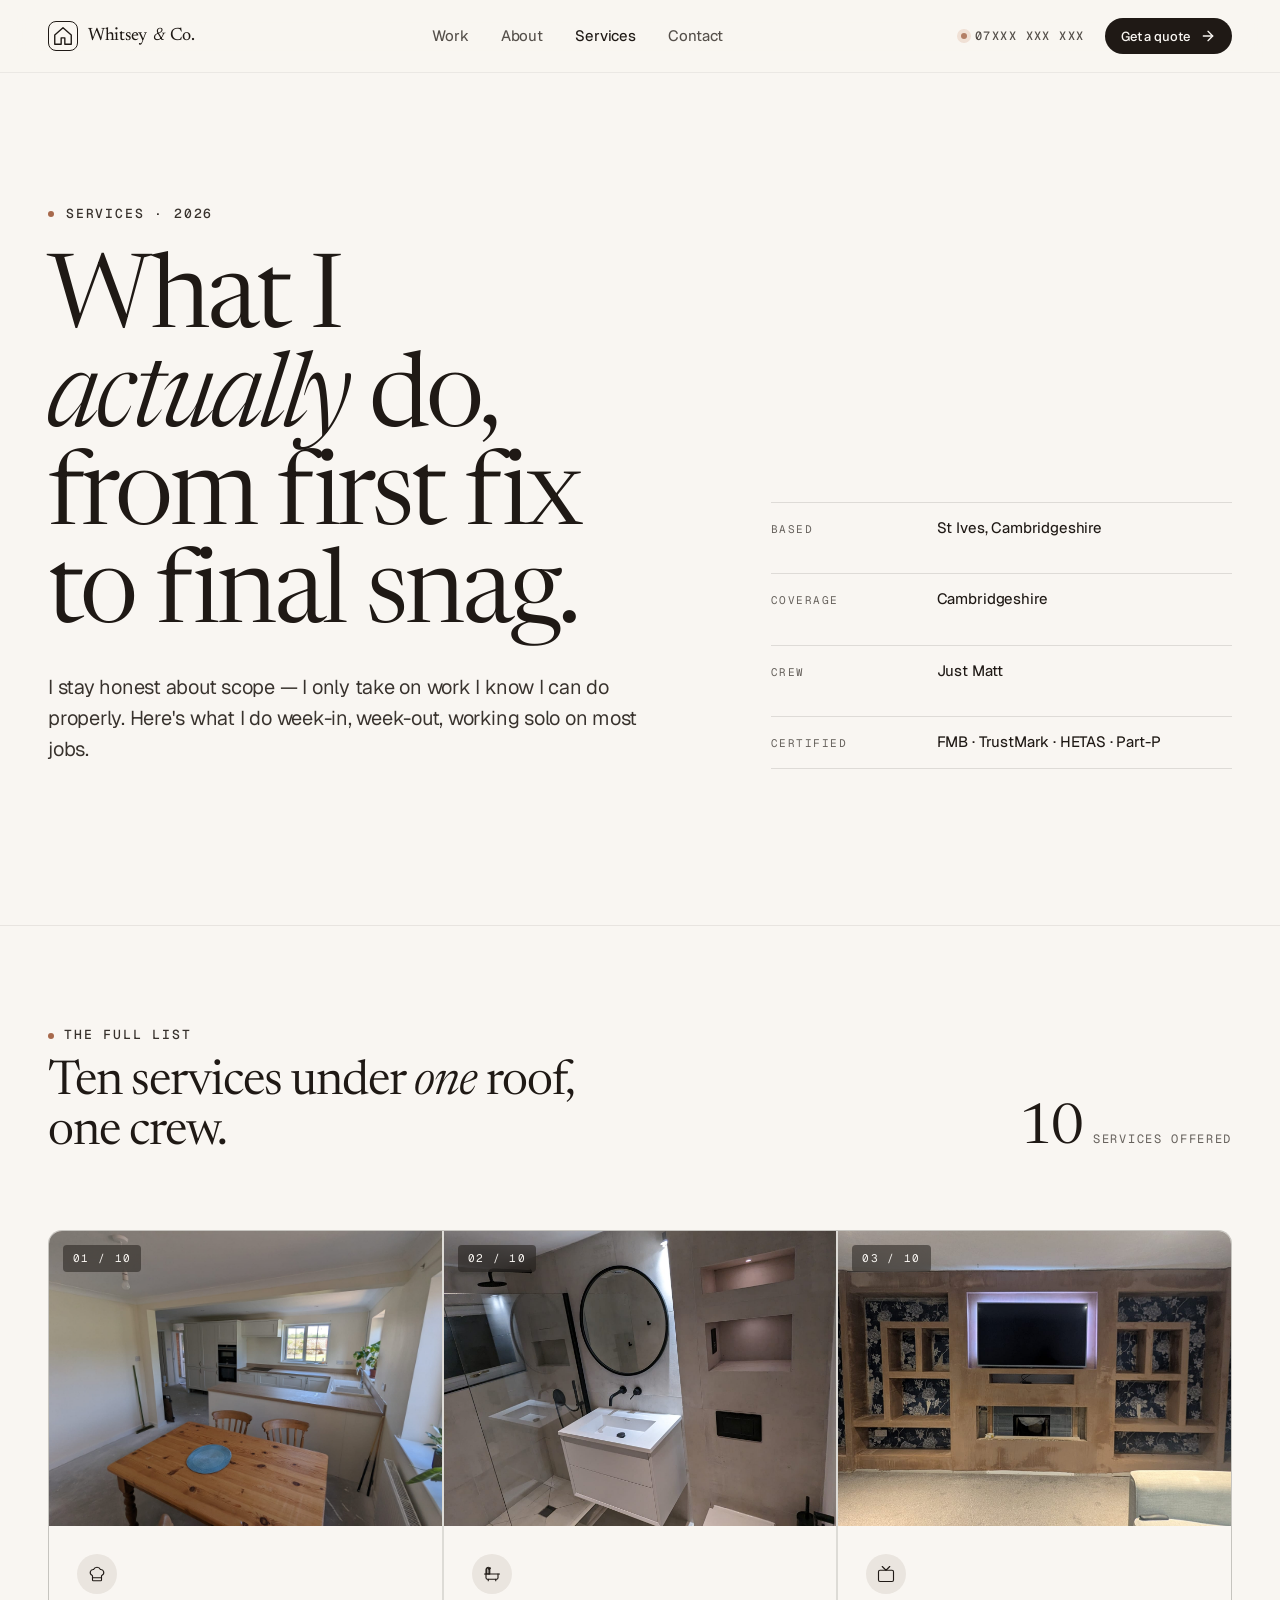
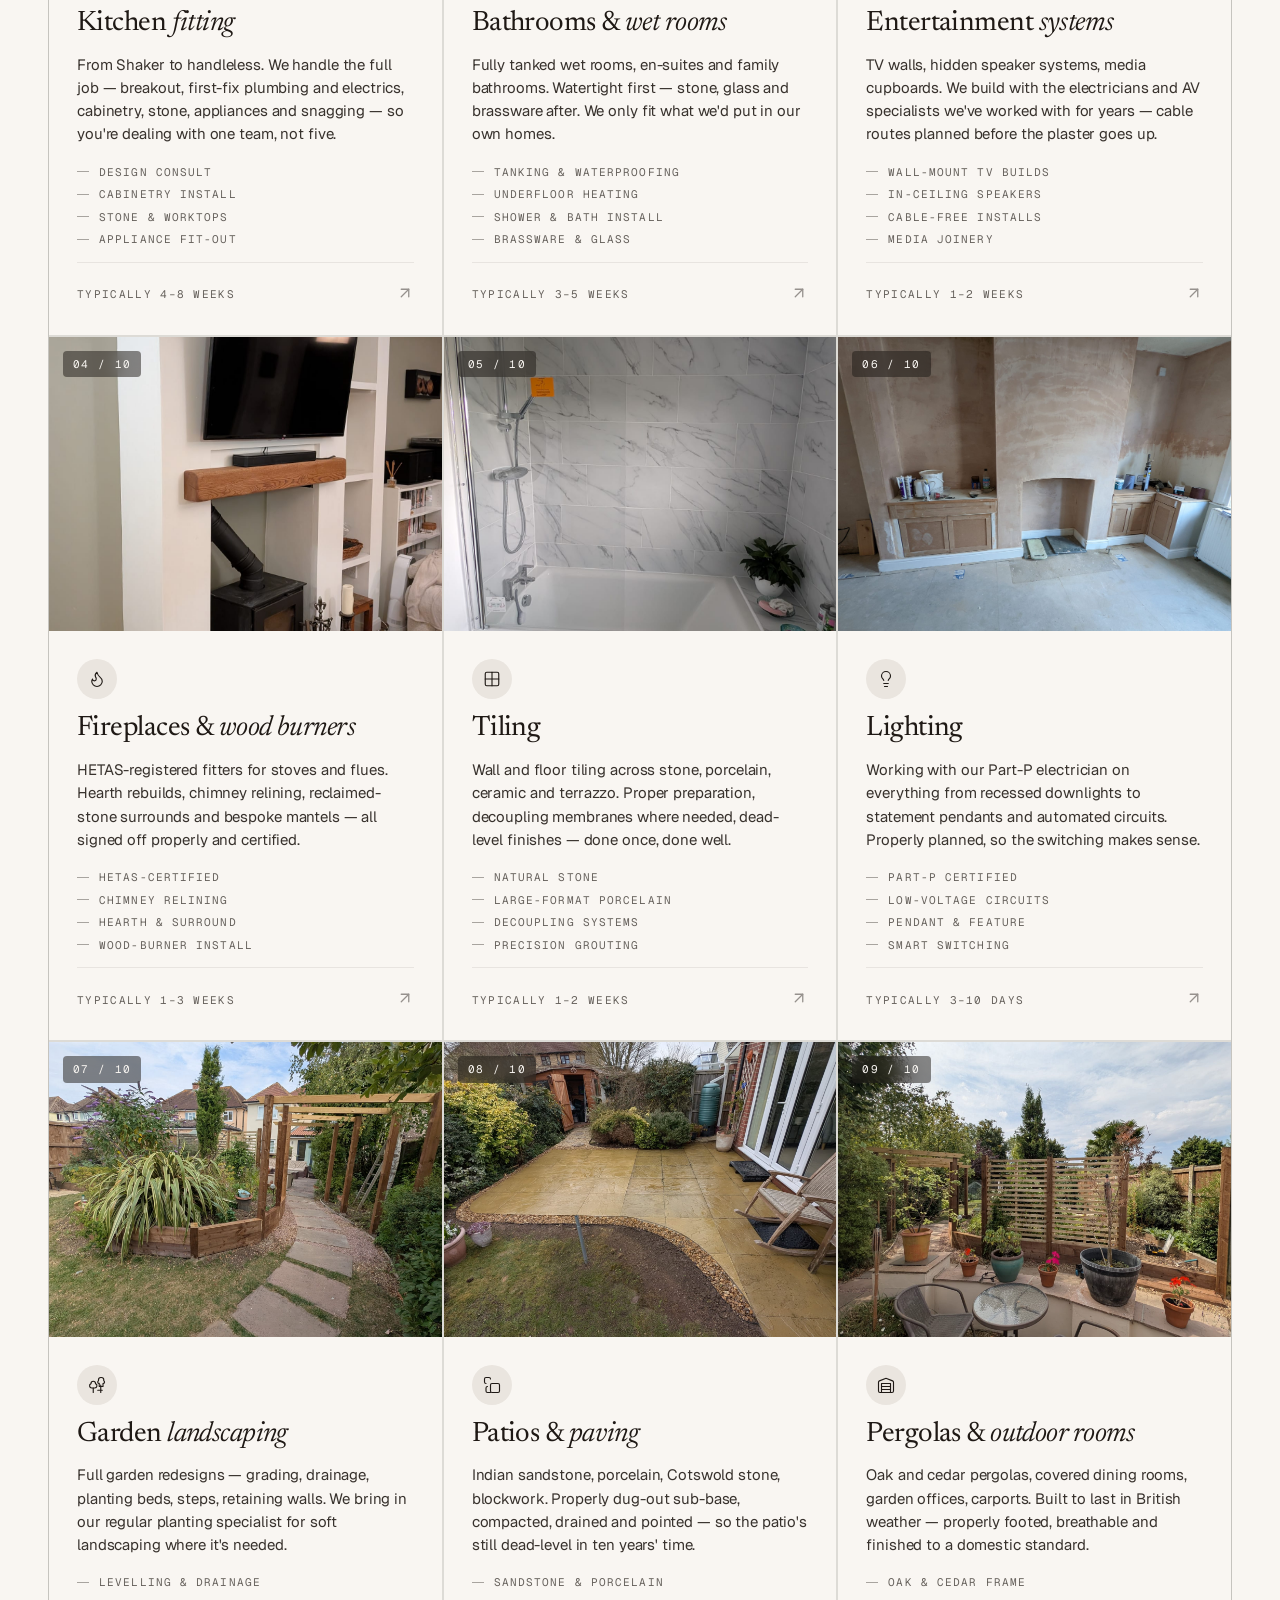
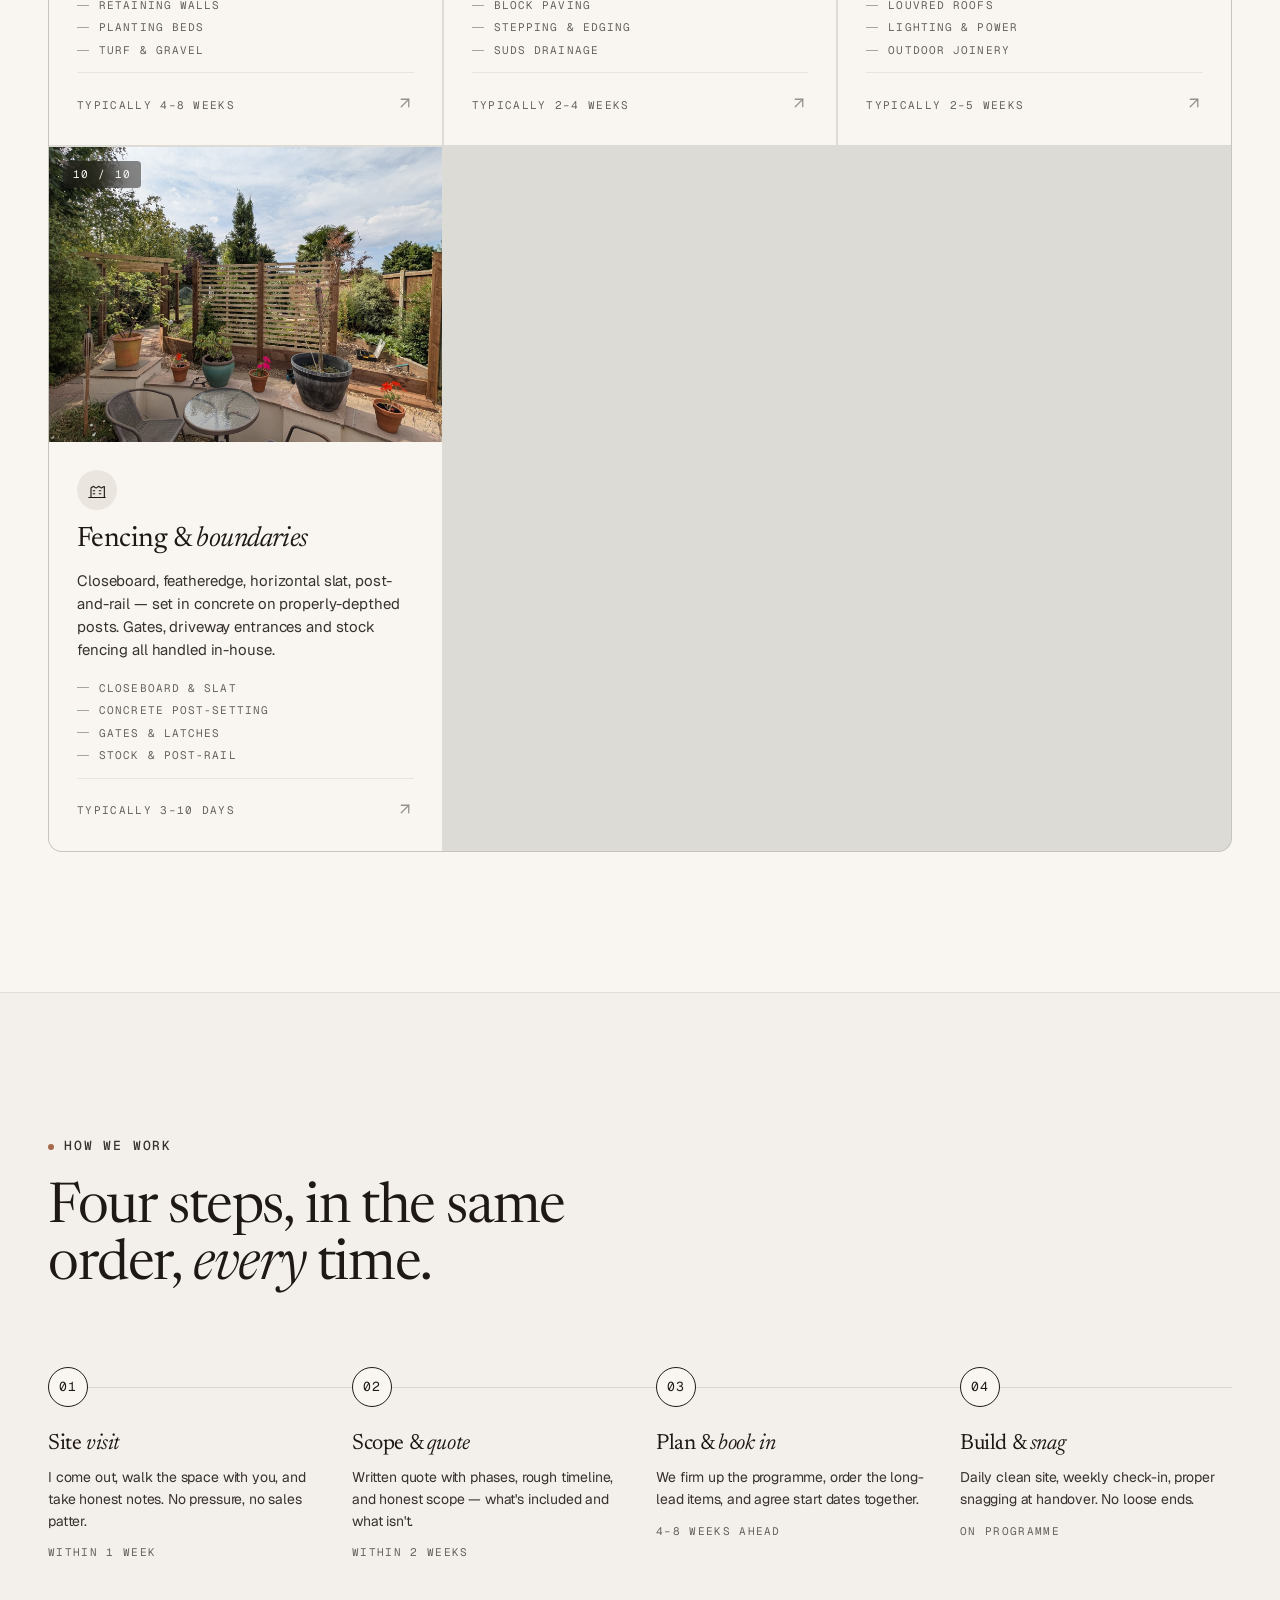
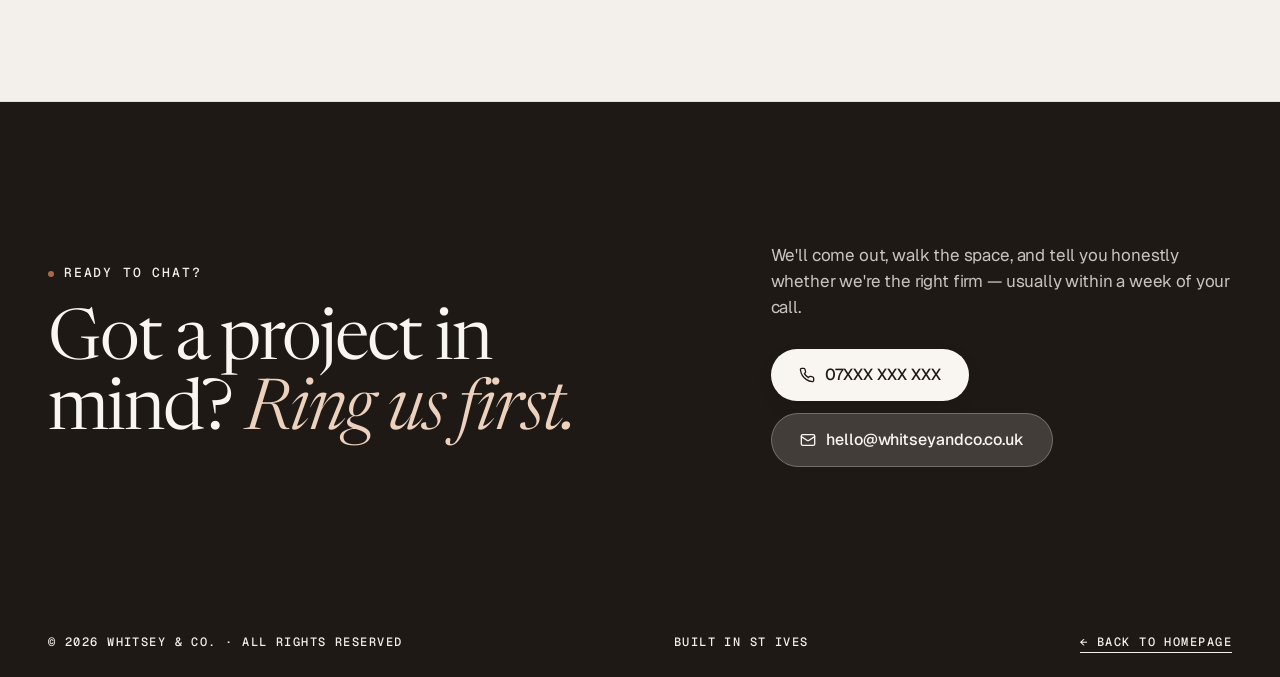
<file: services.html>
<!DOCTYPE html>
<html lang="en-GB">
<head>
  <meta charset="utf-8" />
  <meta name="viewport" content="width=device-width,initial-scale=1" />
  <title>Services — Whitsey &amp; Co.</title>
  <link rel="icon" type="image/png" sizes="64x64" href="favicon.png" />
  <link rel="apple-touch-icon" sizes="180x180" href="apple-touch-icon.png" />

  <link rel="preconnect" href="https://fonts.googleapis.com" />
  <link rel="preconnect" href="https://fonts.gstatic.com" crossorigin />
  <link href="https://fonts.googleapis.com/css2?family=Newsreader:ital,opsz,wght@0,6..72,300..600;1,6..72,300..600&family=Geist:wght@300..700&family=Geist+Mono:wght@400..600&display=swap" rel="stylesheet" />

  <style>
    /* ============================================================
       Design Tokens (shared with index.html)
    ============================================================ */
    :root {
      --bone:        oklch(0.975 0.006 80);
      --bone-2:      oklch(0.955 0.008 75);
      --bone-3:      oklch(0.925 0.010 75);
      --ink:         oklch(0.22 0.012 60);
      --ink-2:       oklch(0.32 0.012 60);
      --ink-3:       oklch(0.50 0.010 65);
      --ink-4:       oklch(0.72 0.008 70);
      --terra:       oklch(0.58 0.09 45);
      --terra-soft:  oklch(0.92 0.03 50);
      --glass-light: rgba(252, 250, 246, 0.16);

      --font-display: "Newsreader", "Cormorant Garamond", Georgia, serif;
      --font-sans:    "Geist", "Inter", system-ui, -apple-system, "Helvetica Neue", sans-serif;
      --font-mono:    "Geist Mono", "JetBrains Mono", "SF Mono", ui-monospace, monospace;

      --s-1:4px; --s-2:8px; --s-3:12px; --s-4:16px; --s-5:24px;
      --s-6:32px; --s-7:48px; --s-8:64px; --s-9:96px;

      --r-sm:4px; --r-md:8px; --r-lg:14px; --r-xl:24px; --r-pill:999px;

      --sh-1: 0 1px 2px rgba(28,24,20,0.04), 0 1px 1px rgba(28,24,20,0.03);
      --sh-2: 0 6px 18px rgba(28,24,20,0.06), 0 2px 4px rgba(28,24,20,0.04);
      --sh-3: 0 24px 60px rgba(28,24,20,0.12), 0 6px 12px rgba(28,24,20,0.06);

      --container-wide: 1440px;
      --gutter: clamp(20px, 4vw, 48px);
    }

    /* ============================================================
       Reset & base
    ============================================================ */
    *, *::before, *::after { box-sizing: border-box; }
    html, body {
      margin: 0; padding: 0;
      background: var(--bone); color: var(--ink);
      font-family: var(--font-sans);
      font-feature-settings: "kern", "ss01", "cv11";
      -webkit-font-smoothing: antialiased;
      -moz-osx-font-smoothing: grayscale;
      text-rendering: optimizeLegibility;
    }
    body { font-size: 16px; line-height: 1.5; letter-spacing: -0.01em; }
    img { display: block; max-width: 100%; background: var(--bone-3); }
    button { font: inherit; color: inherit; background: none; border: 0; cursor: pointer; }
    a { color: inherit; text-decoration: none; }
    html { scroll-behavior: smooth; }

    /* ============================================================
       Typography
    ============================================================ */
    .mono-label {
      font-family: var(--font-mono); font-weight: 500;
      font-size: 12px; line-height: 1.2; letter-spacing: 0.12em;
      text-transform: uppercase; color: var(--ink-2);
    }
    .mono-label-lg {
      font-family: var(--font-mono); font-weight: 500;
      font-size: 13px; line-height: 1.3; letter-spacing: 0.14em;
      text-transform: uppercase; color: var(--ink-2);
    }

    /* ============================================================
       Buttons
    ============================================================ */
    .btn {
      display: inline-flex; align-items: center; gap: 10px;
      padding: 14px 24px; border-radius: var(--r-pill);
      font-family: var(--font-sans); font-weight: 500;
      font-size: 15px; letter-spacing: -0.005em;
      transition: transform 0.2s ease, background 0.2s ease, color 0.2s ease, box-shadow 0.2s ease;
      white-space: nowrap; line-height: 1;
    }
    .btn:focus-visible { outline: 1.5px dashed var(--ink); outline-offset: 3px; }
    .btn:hover { transform: translateY(-1px); }
    .btn:active { transform: translateY(0); }
    .btn--ink { background: var(--ink); color: var(--bone); }
    .btn--ink:hover { background: #000; }
    .btn--bone { background: var(--bone); color: var(--ink); box-shadow: var(--sh-2); }
    .btn--bone:hover { background: #fff; }
    .btn--glass-light {
      background: var(--glass-light); color: var(--bone);
      backdrop-filter: blur(12px); -webkit-backdrop-filter: blur(12px);
      border: 1px solid rgba(255,255,255,0.25);
    }
    .btn--glass-light:hover { background: rgba(255,255,255,0.28); }
    .btn--sm { padding: 10px 16px; font-size: 13px; }
    .btn--lg { padding: 18px 28px; font-size: 16px; }

    /* ============================================================
       Icons
    ============================================================ */
    .icon {
      display: inline-block; flex-shrink: 0;
      stroke: currentColor; fill: none;
      stroke-width: 2; stroke-linecap: round; stroke-linejoin: round;
      vertical-align: -0.125em;
    }
    .btn .icon { width: 16px; height: 16px; transition: transform 0.2s ease; }
    .btn:hover .icon[data-arrow] { transform: translateX(2px); }

    /* ============================================================
       Layout
    ============================================================ */
    .container-wide { max-width: var(--container-wide); margin: 0 auto; padding: 0 var(--gutter); }
    .section-marker { display: inline-flex; align-items: center; gap: 10px; }
    .section-marker::before {
      content: ""; width: 6px; height: 6px; border-radius: 50%;
      background: var(--terra); display: inline-block;
    }

    /* ============================================================
       Navigation
    ============================================================ */
    .nav {
      position: fixed; top: 0; left: 0; right: 0; z-index: 100;
      padding: 18px 0;
      transition: background 0.3s ease, backdrop-filter 0.3s ease, padding 0.3s ease;
    }
    /* Services nav starts on-light (no hero photo behind it) */
    .nav { background: rgba(249,246,241,0.88); backdrop-filter: blur(16px) saturate(140%); -webkit-backdrop-filter: blur(16px) saturate(140%); border-bottom: 1px solid rgba(28,24,20,0.06); }
    .nav--scrolled { padding: 12px 0; }
    .nav__inner { display: flex; align-items: center; justify-content: space-between; gap: 32px; }
    .nav__mark { display: inline-flex; align-items: center; gap: 10px; color: var(--ink); transition: color 0.3s ease; }
    .nav__mark-glyph { width: 30px; height: 30px; border: 1px solid currentColor; border-radius: 8px; display: inline-flex; align-items: center; justify-content: center; }
    .nav__mark-word { font-family: var(--font-display); font-weight: 440; font-size: 18px; letter-spacing: -0.015em; }
    .nav__mark-amp { font-style: italic; font-weight: 400; margin: 0 2px; }
    .nav__links { display: flex; gap: 32px; list-style: none; margin: 0; padding: 0; }
    .nav__links a { font-family: var(--font-sans); font-size: 15px; font-weight: 440; letter-spacing: -0.008em; color: var(--ink-2); opacity: 0.85; transition: opacity 0.2s ease, color 0.3s ease; }
    .nav__links a:hover { opacity: 1; color: var(--ink); }
    .nav__links a[aria-current="page"] { color: var(--ink); opacity: 1; }
    .nav__cta { display: flex; align-items: center; gap: 20px; }
    .nav__phone { display: inline-flex; align-items: center; gap: 8px; color: var(--ink-2); opacity: 0.85; }
    .nav__phone-dot { width: 6px; height: 6px; border-radius: 50%; background: var(--terra); box-shadow: 0 0 0 4px rgba(196,116,74,0.2); }
    @media (max-width: 960px) { .nav__phone { display: none; } }
    /* Hamburger button */
    .nav__burger {
      display: none;
      flex-direction: column; justify-content: center; align-items: center;
      gap: 5px; width: 40px; height: 40px;
      background: none; border: none; cursor: pointer; padding: 4px;
      color: var(--ink); transition: color 0.3s ease;
    }
    .nav__burger span {
      display: block; width: 22px; height: 2px;
      background: currentColor; border-radius: 2px;
      transition: transform 0.25s ease, opacity 0.2s ease, width 0.25s ease;
      transform-origin: center;
    }
    .menu-open .nav__burger span:nth-child(1) { transform: translateY(7px) rotate(45deg); }
    .menu-open .nav__burger span:nth-child(2) { opacity: 0; width: 0; }
    .menu-open .nav__burger span:nth-child(3) { transform: translateY(-7px) rotate(-45deg); }
    /* Mobile drawer */
    .nav__drawer {
      display: flex;
      position: fixed; inset: 0; top: 0; z-index: 101;
      padding-top: 72px;
      background: var(--ink);
      flex-direction: column;
      visibility: hidden;
      opacity: 0;
      pointer-events: none;
      transition: opacity 0.25s cubic-bezier(0.16,1,0.3,1), transform 0.25s cubic-bezier(0.16,1,0.3,1), visibility 0s linear 0.25s;
      transform: translateY(-8px);
    }
    .menu-open .nav__drawer {
      visibility: visible;
      opacity: 1;
      pointer-events: auto;
      transform: translateY(0);
      transition: opacity 0.25s cubic-bezier(0.16,1,0.3,1), transform 0.25s cubic-bezier(0.16,1,0.3,1), visibility 0s linear 0s;
    }
    .nav__drawer ul {
      list-style: none; margin: 0; padding: 32px var(--gutter);
      display: flex; flex-direction: column; gap: 4px;
    }
    .nav__drawer ul a {
      display: block; font-family: var(--font-display);
      font-size: clamp(32px, 8vw, 48px); font-weight: 380;
      color: var(--bone); opacity: 0.9; letter-spacing: -0.02em;
      line-height: 1.2; transition: opacity 0.15s ease;
    }
    .nav__drawer ul a:hover { opacity: 1; }
    .nav__drawer ul a[aria-current="page"] { color: var(--terra); opacity: 1; }
    .nav__drawer-close {
      position: absolute; top: 18px; right: var(--gutter);
      display: inline-flex; align-items: center; justify-content: center;
      width: 40px; height: 40px;
      background: none; border: none; border-radius: 50%;
      color: var(--bone); opacity: 0.6; cursor: pointer;
      transition: opacity 0.15s ease;
    }
    .nav__drawer-close:hover { opacity: 1; }
    .nav__drawer-cta {
      padding: 0 var(--gutter) 40px;
      margin-top: auto;
      border-top: 1px solid rgba(255,255,255,0.08);
      padding-top: 28px;
    }
    .nav__drawer-cta a { display: inline-flex; }
    @media (max-width: 640px) {
      .nav__links { display: none; }
      .nav__burger { display: flex; }
      .nav__cta .btn { display: none; }
    }

    /* ============================================================
       Services hero
    ============================================================ */
    .sv-hero {
      position: relative;
      padding: 200px 0 clamp(80px, 12vw, 140px);
      background: var(--bone); overflow: hidden;
    }
    .sv-hero__inner {
      display: grid; grid-template-columns: 7fr 5fr;
      gap: clamp(40px, 6vw, 96px); align-items: end;
    }
    .sv-hero__kicker {
      display: inline-flex; align-items: center; gap: 12px;
      margin-bottom: 32px; color: var(--ink-2);
    }
    .sv-hero__kicker::before {
      content: ""; width: 6px; height: 6px; border-radius: 50%;
      background: var(--terra);
    }
    .sv-hero__title {
      font-family: var(--font-display); font-weight: 360;
      font-size: clamp(52px, 8vw, 112px); line-height: 0.96;
      letter-spacing: -0.03em; margin: 0 0 24px;
      max-width: 14ch; text-wrap: balance;
    }
    .sv-hero__title em { font-style: italic; font-weight: 340; }
    .sv-hero__lede {
      font-family: var(--font-sans); font-weight: 380;
      font-size: 20px; line-height: 1.55; letter-spacing: -0.012em;
      color: var(--ink-2); max-width: 46ch;
    }
    .sv-hero__meta {
      padding-left: 0; display: flex; flex-direction: column; gap: 20px;
    }
    .sv-hero__meta-row {
      display: grid; grid-template-columns: 110px 1fr; gap: 16px;
      padding: 14px 0; border-top: 1px solid rgba(28,24,20,0.12);
      align-items: baseline;
    }
    .sv-hero__meta-row:last-child { border-bottom: 1px solid rgba(28,24,20,0.12); }
    .sv-hero__meta-key {
      font-family: var(--font-mono); font-size: 11px;
      letter-spacing: 0.14em; text-transform: uppercase; color: var(--ink-3);
    }
    .sv-hero__meta-val {
      font-family: var(--font-sans); font-weight: 440; font-size: 15px; color: var(--ink);
    }
    @media (max-width: 900px) { .sv-hero__inner { grid-template-columns: 1fr; } }

    /* ============================================================
       Services grid
    ============================================================ */
    .sv-grid-section {
      padding: clamp(48px, 8vw, 96px) 0 clamp(80px, 12vw, 140px);
      background: var(--bone); border-top: 1px solid rgba(28,24,20,0.08);
    }
    .sv-grid-head {
      display: flex; justify-content: space-between; align-items: flex-end;
      gap: 32px; margin-bottom: clamp(40px, 6vw, 72px); flex-wrap: wrap;
    }
    .sv-grid-head__title {
      font-family: var(--font-display); font-weight: 380;
      font-size: clamp(32px, 4vw, 48px); line-height: 1.05;
      letter-spacing: -0.025em; margin: 12px 0 0; max-width: 20ch;
    }
    .sv-grid-head__title em { font-style: italic; font-weight: 360; }
    .sv-count {
      display: flex; align-items: baseline; gap: 10px;
      font-family: var(--font-mono); font-size: 12px;
      letter-spacing: 0.14em; text-transform: uppercase; color: var(--ink-3);
    }
    .sv-count__big {
      font-family: var(--font-display); font-weight: 380;
      font-size: 56px; line-height: 1; letter-spacing: -0.02em; color: var(--ink);
    }
    .sv-grid {
      display: grid; grid-template-columns: repeat(3, 1fr);
      gap: 2px; background: rgba(28,24,20,0.12);
      border: 1px solid rgba(28,24,20,0.12);
      border-radius: var(--r-lg); overflow: hidden;
    }
    @media (max-width: 960px) { .sv-grid { grid-template-columns: repeat(2, 1fr); } }
    @media (max-width: 600px) { .sv-grid { grid-template-columns: 1fr; } }
    .sv-card {
      background: var(--bone); padding: 0;
      display: flex; flex-direction: column;
      transition: background 0.25s ease;
      position: relative; color: var(--ink);
    }
    .sv-card:hover { background: var(--bone-2); }
    .sv-card:hover .sv-card__img img { transform: scale(1.04); }
    .sv-card:hover .sv-card__cta-icon { transform: translate(3px, -3px); opacity: 1; }
    .sv-card__img {
      aspect-ratio: 4/3; overflow: hidden;
      background: var(--bone-3); position: relative;
    }
    .sv-card__img img {
      width: 100%; height: 100%; object-fit: cover;
      transition: transform 0.6s cubic-bezier(0.2, 0.8, 0.2, 1);
    }
    .sv-card__num {
      position: absolute; top: 14px; left: 14px;
      font-family: var(--font-mono); font-size: 11px;
      letter-spacing: 0.12em; text-transform: uppercase;
      color: var(--bone); background: rgba(28,24,20,0.5);
      backdrop-filter: blur(8px); -webkit-backdrop-filter: blur(8px);
      padding: 5px 10px; border-radius: var(--r-sm);
    }
    .sv-card__body {
      padding: 28px; display: flex; flex-direction: column; gap: 14px; flex: 1;
    }
    .sv-card__icon {
      width: 40px; height: 40px; border-radius: 50%;
      background: var(--bone-3);
      display: inline-flex; align-items: center; justify-content: center; color: var(--ink);
    }
    .sv-card__icon .icon { width: 18px; height: 18px; stroke-width: 1.5; }
    .sv-card__title {
      font-family: var(--font-display); font-weight: 420;
      font-size: 28px; line-height: 1.1; letter-spacing: -0.02em;
      margin: 0; color: var(--ink);
    }
    .sv-card__title em { font-style: italic; font-weight: 380; }
    .sv-card__desc {
      font-family: var(--font-sans); font-weight: 400;
      font-size: 15px; line-height: 1.55; letter-spacing: -0.008em;
      color: var(--ink-2); margin: 0;
    }
    .sv-card__bullets {
      list-style: none; padding: 0; margin: 4px 0 0;
      display: flex; flex-direction: column; gap: 6px;
    }
    .sv-card__bullets li {
      font-family: var(--font-mono); font-size: 11px;
      letter-spacing: 0.1em; text-transform: uppercase; color: var(--ink-3);
      display: flex; align-items: center; gap: 10px;
    }
    .sv-card__bullets li::before {
      content: ""; width: 12px; height: 1px;
      background: var(--ink-4); display: inline-block;
    }
    .sv-card__foot {
      margin-top: auto; padding-top: 20px;
      display: flex; align-items: center; justify-content: space-between;
      border-top: 1px solid rgba(28,24,20,0.08);
    }
    .sv-card__foot-label {
      font-family: var(--font-mono); font-size: 11px;
      letter-spacing: 0.12em; text-transform: uppercase; color: var(--ink-3);
    }
    .sv-card__cta-icon {
      color: var(--ink); opacity: 0.45;
      transition: opacity 0.2s ease, transform 0.2s ease;
    }
    .sv-card__cta-icon .icon { width: 18px; height: 18px; stroke-width: 1.75; }

    /* ============================================================
       Process strip
    ============================================================ */
    .sv-process {
      padding: clamp(80px, 12vw, 140px) 0;
      background: var(--bone-2);
      border-top: 1px solid rgba(28,24,20,0.08);
      border-bottom: 1px solid rgba(28,24,20,0.08);
    }
    .sv-process__head { max-width: 56ch; margin-bottom: clamp(48px, 7vw, 72px); }
    .sv-process__title {
      font-family: var(--font-display); font-weight: 380;
      font-size: clamp(36px, 5vw, 56px); line-height: 1.02;
      letter-spacing: -0.025em; margin: 24px 0 0;
    }
    .sv-process__title em { font-style: italic; font-weight: 360; }
    .sv-process__steps {
      display: grid; grid-template-columns: repeat(4, 1fr);
      gap: 32px; position: relative;
    }
    .sv-process__steps::before {
      content: ""; position: absolute; top: 20px; left: 0; right: 0;
      height: 1px; background: rgba(28,24,20,0.12); z-index: 0;
    }
    .sv-step { position: relative; z-index: 1; }
    .sv-step__num {
      width: 40px; height: 40px; border-radius: 50%;
      background: var(--bone); border: 1px solid var(--ink);
      display: inline-flex; align-items: center; justify-content: center;
      font-family: var(--font-mono); font-size: 13px;
      letter-spacing: 0.05em; color: var(--ink); margin-bottom: 24px;
    }
    .sv-step__title {
      font-family: var(--font-display); font-weight: 420;
      font-size: 22px; line-height: 1.2; letter-spacing: -0.018em;
      margin: 0 0 10px; color: var(--ink);
    }
    .sv-step__title em { font-style: italic; font-weight: 380; }
    .sv-step__desc {
      font-family: var(--font-sans); font-size: 14px;
      line-height: 1.55; color: var(--ink-2); margin: 0;
    }
    .sv-step__time {
      display: block; font-family: var(--font-mono); font-size: 11px;
      letter-spacing: 0.12em; text-transform: uppercase;
      color: var(--ink-3); margin-top: 12px;
    }
    @media (max-width: 860px) {
      .sv-process__steps { grid-template-columns: repeat(2, 1fr); row-gap: 48px; }
      .sv-process__steps::before { display: none; }
    }
    @media (max-width: 460px) { .sv-process__steps { grid-template-columns: 1fr; } }

    /* ============================================================
       CTA banner
    ============================================================ */
    .sv-cta {
      padding: clamp(80px, 12vw, 140px) 0;
      background: var(--ink); color: var(--bone);
    }
    .sv-cta__inner {
      display: grid; grid-template-columns: 7fr 5fr;
      gap: clamp(40px, 6vw, 96px); align-items: center;
    }
    .sv-cta__title {
      font-family: var(--font-display); font-weight: 360;
      font-size: clamp(40px, 5.5vw, 72px); line-height: 1;
      letter-spacing: -0.028em; margin: 24px 0 0;
      color: var(--bone); max-width: 16ch; text-wrap: balance;
    }
    .sv-cta__title em { font-style: italic; font-weight: 340; color: oklch(0.88 0.04 60); }
    .sv-cta__dek {
      font-family: var(--font-sans); font-size: 17px; line-height: 1.55;
      color: var(--bone-2); opacity: 0.8; max-width: 44ch; margin: 0 0 28px;
    }
    .sv-cta__actions { display: flex; flex-wrap: wrap; gap: 12px; }
    @media (max-width: 820px) { .sv-cta__inner { grid-template-columns: 1fr; } }

    /* ============================================================
       Footer
    ============================================================ */
    .foot { padding: 28px 0; background: var(--ink); }
    .foot__inner { display: flex; justify-content: space-between; gap: 20px; flex-wrap: wrap; }
    .foot__back { border-bottom: 1px solid currentColor; padding-bottom: 2px; }
  </style>
</head>
<body>

  <!-- ── Navigation ── -->
  <nav class="nav" id="nav" aria-label="Primary">
    <div class="nav__inner container-wide">
      <a href="index.html" class="nav__mark" aria-label="Whitsey & Co. — home">
        <span class="nav__mark-glyph" aria-hidden="true">
          <svg viewBox="0 0 24 24" width="22" height="22" fill="none" stroke="currentColor" stroke-width="1.5">
            <path d="M3 11 L12 3 L21 11 L21 21 L14 21 L14 14 L10 14 L10 21 L3 21 Z" stroke-linejoin="round"/>
          </svg>
        </span>
        <span class="nav__mark-word">Whitsey <span class="nav__mark-amp">&amp;</span> Co.</span>
      </a>
      <ul class="nav__links">
        <li><a href="index.html#work">Work</a></li>
        <li><a href="index.html#about">About</a></li>
        <li><a href="services.html" aria-current="page" style="color:var(--ink);opacity:1">Services</a></li>
        <li><a href="index.html#contact">Contact</a></li>
      </ul>
      <div class="nav__cta">
        <span class="nav__phone mono-label">
          <span class="nav__phone-dot" aria-hidden="true"></span>
          07XXX XXX XXX
        </span>
        <a href="#cta" class="btn btn--ink btn--sm">
          Get a quote
          <svg class="icon" viewBox="0 0 24 24" data-arrow aria-hidden="true"><path d="M5 12h14"/><path d="m12 5 7 7-7 7"/></svg>
        </a>
        <button class="nav__burger" id="nav-burger" aria-label="Open menu" aria-expanded="false" aria-controls="nav-drawer">
          <span></span><span></span><span></span>
        </button>
      </div>
    </div>

  </nav>

  <!-- Mobile drawer (outside <nav> so position:fixed resolves to viewport) -->
  <div class="nav__drawer" id="nav-drawer" role="dialog" aria-label="Navigation menu">
    <button class="nav__drawer-close" onclick="closeDrawer()" aria-label="Close menu">
      <svg viewBox="0 0 24 24" width="22" height="22" fill="none" stroke="currentColor" stroke-width="2" stroke-linecap="round"><path d="M18 6 6 18M6 6l12 12"/></svg>
    </button>
    <ul>
      <li><a href="index.html#work"    onclick="closeDrawer()">Work</a></li>
      <li><a href="index.html#about"   onclick="closeDrawer()">About</a></li>
      <li><a href="services.html"      onclick="closeDrawer()" aria-current="page">Services</a></li>
      <li><a href="index.html#contact" onclick="closeDrawer()">Contact</a></li>
    </ul>
    <div class="nav__drawer-cta">
      <a href="index.html#contact" class="btn btn--bone btn--lg" onclick="closeDrawer()">
        Get a quote
        <svg class="icon" viewBox="0 0 24 24" data-arrow aria-hidden="true"><path d="M5 12h14"/><path d="m12 5 7 7-7 7"/></svg>
      </a>
    </div>
  </div>

  <!-- ── Services hero ── -->
  <header class="sv-hero">
    <div class="container-wide sv-hero__inner">
      <div>
        <span class="sv-hero__kicker mono-label-lg">Services · 2026</span>
        <h1 class="sv-hero__title">
          What I <em>actually</em> do, from first fix to final snag.
        </h1>
        <p class="sv-hero__lede">
          I stay honest about scope — I only take on work I know I can do properly.
          Here's what I do week-in, week-out, working solo on most jobs.
        </p>
      </div>
      <dl class="sv-hero__meta">
        <div class="sv-hero__meta-row">
          <dt class="sv-hero__meta-key">Based</dt>
          <dd class="sv-hero__meta-val">St Ives, Cambridgeshire</dd>
        </div>
        <div class="sv-hero__meta-row">
          <dt class="sv-hero__meta-key">Coverage</dt>
          <dd class="sv-hero__meta-val">Cambridgeshire</dd>
        </div>
        <div class="sv-hero__meta-row">
          <dt class="sv-hero__meta-key">Crew</dt>
          <dd class="sv-hero__meta-val">Just Matt</dd>
        </div>
        <div class="sv-hero__meta-row">
          <dt class="sv-hero__meta-key">Certified</dt>
          <dd class="sv-hero__meta-val">FMB · TrustMark · HETAS · Part-P</dd>
        </div>
      </dl>
    </div>
  </header>

  <!-- ── Services grid ── -->
  <section class="sv-grid-section" id="services">
    <div class="container-wide">
      <div class="sv-grid-head">
        <div>
          <span class="mono-label-lg section-marker">The full list</span>
          <h2 class="sv-grid-head__title">
            Ten services under <em>one</em> roof, one crew.
          </h2>
        </div>
        <div class="sv-count">
          <span class="sv-count__big">10</span>
          <span>services offered</span>
        </div>
      </div>

      <div class="sv-grid" id="sv-grid">
        <!-- Cards injected by JS -->
      </div>
    </div>
  </section>

  <!-- ── How we work ── -->
  <section class="sv-process" id="process">
    <div class="container-wide">
      <div class="sv-process__head">
        <span class="mono-label-lg section-marker">How we work</span>
        <h2 class="sv-process__title">
          Four steps, in the same order, <em>every</em> time.
        </h2>
      </div>
      <div class="sv-process__steps">
        <div class="sv-step">
          <div class="sv-step__num">01</div>
          <h3 class="sv-step__title">Site <em>visit</em></h3>
          <p class="sv-step__desc">I come out, walk the space with you, and take honest notes. No pressure, no sales patter.</p>
          <span class="sv-step__time">Within 1 week</span>
        </div>
        <div class="sv-step">
          <div class="sv-step__num">02</div>
          <h3 class="sv-step__title">Scope &amp; <em>quote</em></h3>
          <p class="sv-step__desc">Written quote with phases, rough timeline, and honest scope — what's included and what isn't.</p>
          <span class="sv-step__time">Within 2 weeks</span>
        </div>
        <div class="sv-step">
          <div class="sv-step__num">03</div>
          <h3 class="sv-step__title">Plan &amp; <em>book in</em></h3>
          <p class="sv-step__desc">We firm up the programme, order the long-lead items, and agree start dates together.</p>
          <span class="sv-step__time">4–8 weeks ahead</span>
        </div>
        <div class="sv-step">
          <div class="sv-step__num">04</div>
          <h3 class="sv-step__title">Build &amp; <em>snag</em></h3>
          <p class="sv-step__desc">Daily clean site, weekly check-in, proper snagging at handover. No loose ends.</p>
          <span class="sv-step__time">On programme</span>
        </div>
      </div>
    </div>
  </section>

  <!-- ── CTA strip ── -->
  <section class="sv-cta" id="cta">
    <div class="container-wide sv-cta__inner">
      <div>
        <span class="mono-label-lg section-marker" style="color:var(--bone-2)">Ready to chat?</span>
        <h2 class="sv-cta__title">
          Got a project in mind? <em>Ring us first.</em>
        </h2>
      </div>
      <div>
        <p class="sv-cta__dek">
          We'll come out, walk the space, and tell you honestly whether we're
          the right firm — usually within a week of your call.
        </p>
        <div class="sv-cta__actions">
          <a href="tel:+4407000000000" class="btn btn--bone btn--lg">
            <svg class="icon" viewBox="0 0 24 24" aria-hidden="true"><path d="M22 16.92v3a2 2 0 0 1-2.18 2 19.79 19.79 0 0 1-8.63-3.07 19.5 19.5 0 0 1-6-6 19.79 19.79 0 0 1-3.07-8.67A2 2 0 0 1 4.11 2h3a2 2 0 0 1 2 1.72 12.84 12.84 0 0 0 .7 2.81 2 2 0 0 1-.45 2.11L8.09 9.91a16 16 0 0 0 6 6l1.27-1.27a2 2 0 0 1 2.11-.45 12.84 12.84 0 0 0 2.81.7A2 2 0 0 1 22 16.92z"/></svg>
            07XXX XXX XXX
          </a>
          <a href="mailto:hello@whitseyandco.co.uk" class="btn btn--glass-light btn--lg">
            <svg class="icon" viewBox="0 0 24 24" aria-hidden="true"><rect width="20" height="16" x="2" y="4" rx="2"/><path d="m22 7-8.97 5.7a1.94 1.94 0 0 1-2.06 0L2 7"/></svg>
            hello@whitseyandco.co.uk
          </a>
        </div>
      </div>
    </div>
  </section>

  <!-- ── Footer ── -->
  <footer class="foot">
    <div class="container-wide foot__inner">
      <span class="mono-label" style="color:var(--bone-2)">© 2026 Whitsey &amp; Co. · All rights reserved</span>
      <span class="mono-label" style="color:var(--bone-2)">Built in St Ives</span>
      <span class="mono-label" style="color:var(--bone-2)">
        <a href="index.html" class="foot__back">← Back to homepage</a>
      </span>
    </div>
  </footer>

  <script>
    // ── Service card data ──
    const SERVICES = [
      {
        icon: "chef-hat",
        title: "Kitchen <em>fitting</em>",
        desc: "From Shaker to handleless. We handle the full job — breakout, first-fix plumbing and electrics, cabinetry, stone, appliances and snagging — so you're dealing with one team, not five.",
        bullets: ["Design consult", "Cabinetry install", "Stone &amp; worktops", "Appliance fit-out"],
        img: "Gallery_images/PHOTO-2026-04-11-17-01-11 7.jpg",
        foot: "Typically 4–8 weeks",
      },
      {
        icon: "bath",
        title: "Bathrooms &amp; <em>wet rooms</em>",
        desc: "Fully tanked wet rooms, en-suites and family bathrooms. Watertight first — stone, glass and brassware after. We only fit what we'd put in our own homes.",
        bullets: ["Tanking &amp; waterproofing", "Underfloor heating", "Shower &amp; bath install", "Brassware &amp; glass"],
        img: "Gallery_images/PHOTO-2026-04-11-17-01-11 9.jpg",
        foot: "Typically 3–5 weeks",
      },
      {
        icon: "tv",
        title: "Entertainment <em>systems</em>",
        desc: "TV walls, hidden speaker systems, media cupboards. We build with the electricians and AV specialists we've worked with for years — cable routes planned before the plaster goes up.",
        bullets: ["Wall-mount TV builds", "In-ceiling speakers", "Cable-free installs", "Media joinery"],
        img: "Gallery_images/PHOTO-2026-04-11-17-01-10 8.jpg",
        foot: "Typically 1–2 weeks",
      },
      {
        icon: "flame",
        title: "Fireplaces &amp; <em>wood burners</em>",
        desc: "HETAS-registered fitters for stoves and flues. Hearth rebuilds, chimney relining, reclaimed-stone surrounds and bespoke mantels — all signed off properly and certified.",
        bullets: ["HETAS-certified", "Chimney relining", "Hearth &amp; surround", "Wood-burner install"],
        img: "Gallery_images/PHOTO-2026-04-11-17-01-06.jpg",
        foot: "Typically 1–3 weeks",
      },
      {
        icon: "grid",
        title: "Tiling",
        desc: "Wall and floor tiling across stone, porcelain, ceramic and terrazzo. Proper preparation, decoupling membranes where needed, dead-level finishes — done once, done well.",
        bullets: ["Natural stone", "Large-format porcelain", "Decoupling systems", "Precision grouting"],
        img: "Gallery_images/PHOTO-2026-04-11-17-01-07 2.jpg",
        foot: "Typically 1–2 weeks",
      },
      {
        icon: "lightbulb",
        title: "Lighting",
        desc: "Working with our Part-P electrician on everything from recessed downlights to statement pendants and automated circuits. Properly planned, so the switching makes sense.",
        bullets: ["Part-P certified", "Low-voltage circuits", "Pendant &amp; feature", "Smart switching"],
        img: "Gallery_images/PHOTO-2026-04-11-17-01-12 13.jpg",
        foot: "Typically 3–10 days",
      },
      {
        icon: "trees",
        title: "Garden <em>landscaping</em>",
        desc: "Full garden redesigns — grading, drainage, planting beds, steps, retaining walls. We bring in our regular planting specialist for soft landscaping where it's needed.",
        bullets: ["Levelling &amp; drainage", "Retaining walls", "Planting beds", "Turf &amp; gravel"],
        img: "Gallery_images/PHOTO-2026-04-11-17-01-06 2.jpg",
        foot: "Typically 4–8 weeks",
      },
      {
        icon: "layers",
        title: "Patios &amp; <em>paving</em>",
        desc: "Indian sandstone, porcelain, Cotswold stone, blockwork. Properly dug-out sub-base, compacted, drained and pointed — so the patio's still dead-level in ten years' time.",
        bullets: ["Sandstone &amp; porcelain", "Block paving", "Stepping &amp; edging", "SuDS drainage"],
        img: "Gallery_images/PHOTO-2026-04-11-17-01-10 7.jpg",
        foot: "Typically 2–4 weeks",
      },
      {
        icon: "warehouse",
        title: "Pergolas &amp; <em>outdoor rooms</em>",
        desc: "Oak and cedar pergolas, covered dining rooms, garden offices, carports. Built to last in British weather — properly footed, breathable and finished to a domestic standard.",
        bullets: ["Oak &amp; cedar frame", "Louvred roofs", "Lighting &amp; power", "Outdoor joinery"],
        img: "Gallery_images/PHOTO-2026-04-11-17-01-07.jpg",
        foot: "Typically 2–5 weeks",
      },
      {
        icon: "fence",
        title: "Fencing &amp; <em>boundaries</em>",
        desc: "Closeboard, featheredge, horizontal slat, post-and-rail — set in concrete on properly-depthed posts. Gates, driveway entrances and stock fencing all handled in-house.",
        bullets: ["Closeboard &amp; slat", "Concrete post-setting", "Gates &amp; latches", "Stock &amp; post-rail"],
        img: "Gallery_images/PHOTO-2026-04-11-17-01-10 3.jpg",
        foot: "Typically 3–10 days",
      },
    ];

    // Icon SVG paths
    const ICONS = {
      "chef-hat": `<path d="M17 21a1 1 0 0 0 1-1v-5.35c0-.457.316-.844.727-1.041a4 4 0 0 0-2.134-7.589 5 5 0 0 0-9.186 0 4 4 0 0 0-2.134 7.588c.411.198.727.585.727 1.041V20a1 1 0 0 0 1 1Z"/><path d="M6 17h12"/>`,
      "bath": `<path d="M10 4 8 6"/><path d="M17 19v2"/><path d="M2 12h20"/><path d="M7 19v2"/><path d="M9 5a2 2 0 0 0-2-2 2 2 0 0 0-2 2v7h4Z"/><path d="M4 12V6a2 2 0 1 1 4 0v6"/><path d="M20 12v5a2 2 0 0 1-2 2H6a2 2 0 0 1-2-2v-5"/>`,
      "tv": `<path d="m17 2-5 5-5-5"/><rect width="20" height="15" x="2" y="7" rx="2" ry="2"/>`,
      "flame": `<path d="M8.5 14.5A2.5 2.5 0 0 0 11 12c0-1.38-.5-2-1-3-1.072-2.143-.224-4.054 2-6 .5 2.5 2 4.9 4 6.5 2 1.6 3 3.5 3 5.5a7 7 0 1 1-14 0c0-1.153.433-2.294 1-3a2.5 2.5 0 0 0 2.5 2.5z"/>`,
      "grid": `<rect width="18" height="18" x="3" y="3" rx="2"/><path d="M3 12h18"/><path d="M12 3v18"/>`,
      "lightbulb": `<path d="M15 14c.2-1 .7-1.7 1.5-2.5 1-.9 1.5-2.2 1.5-3.5A6 6 0 0 0 6 8c0 1 .2 2.2 1.5 3.5.7.7 1.3 1.5 1.5 2.5"/><path d="M9 18h6"/><path d="M10 22h4"/>`,
      "trees": `<path d="M10 10v.2A3 3 0 0 1 8.9 16H5a3 3 0 0 1-1-5.8V10a3 3 0 0 1 6 0Z"/><path d="M7 16v6"/><path d="M13 19h6"/><path d="M17 12v10"/><path d="M17 2a3 3 0 0 0-3 3v1.4c-.6.3-1 .9-1 1.6v.2c0 .8.6 1.5 1.4 1.6l.6.1V14h5V10l.6-.1c.8-.1 1.4-.8 1.4-1.6V8c0-.7-.4-1.3-1-1.6V5a3 3 0 0 0-3-3Z"/>`,
      "layers": `<path d="M4 10c-1.1 0-2-.9-2-2V4c0-1.1.9-2 2-2h4c1.1 0 2 .9 2 2"/><path d="M10 22H6c-1.1 0-2-.9-2-2v-4c0-1.1.9-2 2-2"/><rect width="12" height="12" x="10" y="10" rx="2"/>`,
      "warehouse": `<path d="M22 8.35V20a2 2 0 0 1-2 2H4a2 2 0 0 1-2-2V8.35A2 2 0 0 1 3.26 6.5l8-3.2a2 2 0 0 1 1.48 0l8 3.2A2 2 0 0 1 22 8.35Z"/><path d="M6 18h12"/><path d="M6 14h12"/><rect width="12" height="12" x="6" y="10"/>`,
      "fence": `<path d="M4 22V9.5a.5.5 0 0 1 .2-.4l2.6-1.8a.6.6 0 0 1 .8 0l2.8 1.9a.5.5 0 0 0 .8 0l2.8-1.9a.6.6 0 0 1 .8 0l2.8 1.9a.5.5 0 0 0 .8 0l2.6-1.8a.5.5 0 0 1 .8.4V22"/><path d="M1 22h22"/><path d="M7 13h2"/><path d="M7 17h2"/><path d="M15 13h2"/><path d="M15 17h2"/>`,
      "arrow-up-right": `<path d="M7 7h10v10"/><path d="M7 17 17 7"/>`,
    };

    function icon(name, size) {
      return `<svg class="icon" viewBox="0 0 24 24" width="${size||'1em'}" height="${size||'1em'}" aria-hidden="true">${ICONS[name]||''}</svg>`;
    }

    // Render cards
    const grid = document.getElementById("sv-grid");
    SERVICES.forEach((s, i) => {
      const card = document.createElement("a");
      card.className = "sv-card";
      card.href = "#cta";
      card.innerHTML = `
        <div class="sv-card__img">
          <img src="${s.img}" alt="" loading="lazy" />
          <span class="sv-card__num">${String(i+1).padStart(2,"0")} / 10</span>
        </div>
        <div class="sv-card__body">
          <div class="sv-card__icon">${icon(s.icon)}</div>
          <h3 class="sv-card__title">${s.title}</h3>
          <p class="sv-card__desc">${s.desc}</p>
          <ul class="sv-card__bullets">
            ${s.bullets.map(b => `<li>${b}</li>`).join("")}
          </ul>
          <div class="sv-card__foot">
            <span class="sv-card__foot-label">${s.foot}</span>
            <span class="sv-card__cta-icon">${icon("arrow-up-right")}</span>
          </div>
        </div>`;
      grid.appendChild(card);
    });

    // Nav scroll state
    const nav = document.getElementById("nav");
    window.addEventListener("scroll", () => {
      nav.classList.toggle("nav--scrolled", window.scrollY > 24);
    }, { passive: true });

    // Hamburger menu
    const burger = document.getElementById("nav-burger");
    function openDrawer() {
      document.body.classList.add("menu-open");
      burger.setAttribute("aria-expanded", "true");
      burger.setAttribute("aria-label", "Close menu");
      document.body.style.overflow = "hidden";
    }
    function closeDrawer() {
      document.body.classList.remove("menu-open");
      burger.setAttribute("aria-expanded", "false");
      burger.setAttribute("aria-label", "Open menu");
      document.body.style.overflow = "";
    }
    burger.addEventListener("click", () => {
      nav.classList.contains("nav--open") ? closeDrawer() : openDrawer();
    });
    document.addEventListener("keydown", e => {
      if (e.key === "Escape") closeDrawer();
    });
  </script>
</body>
</html>
</file>
